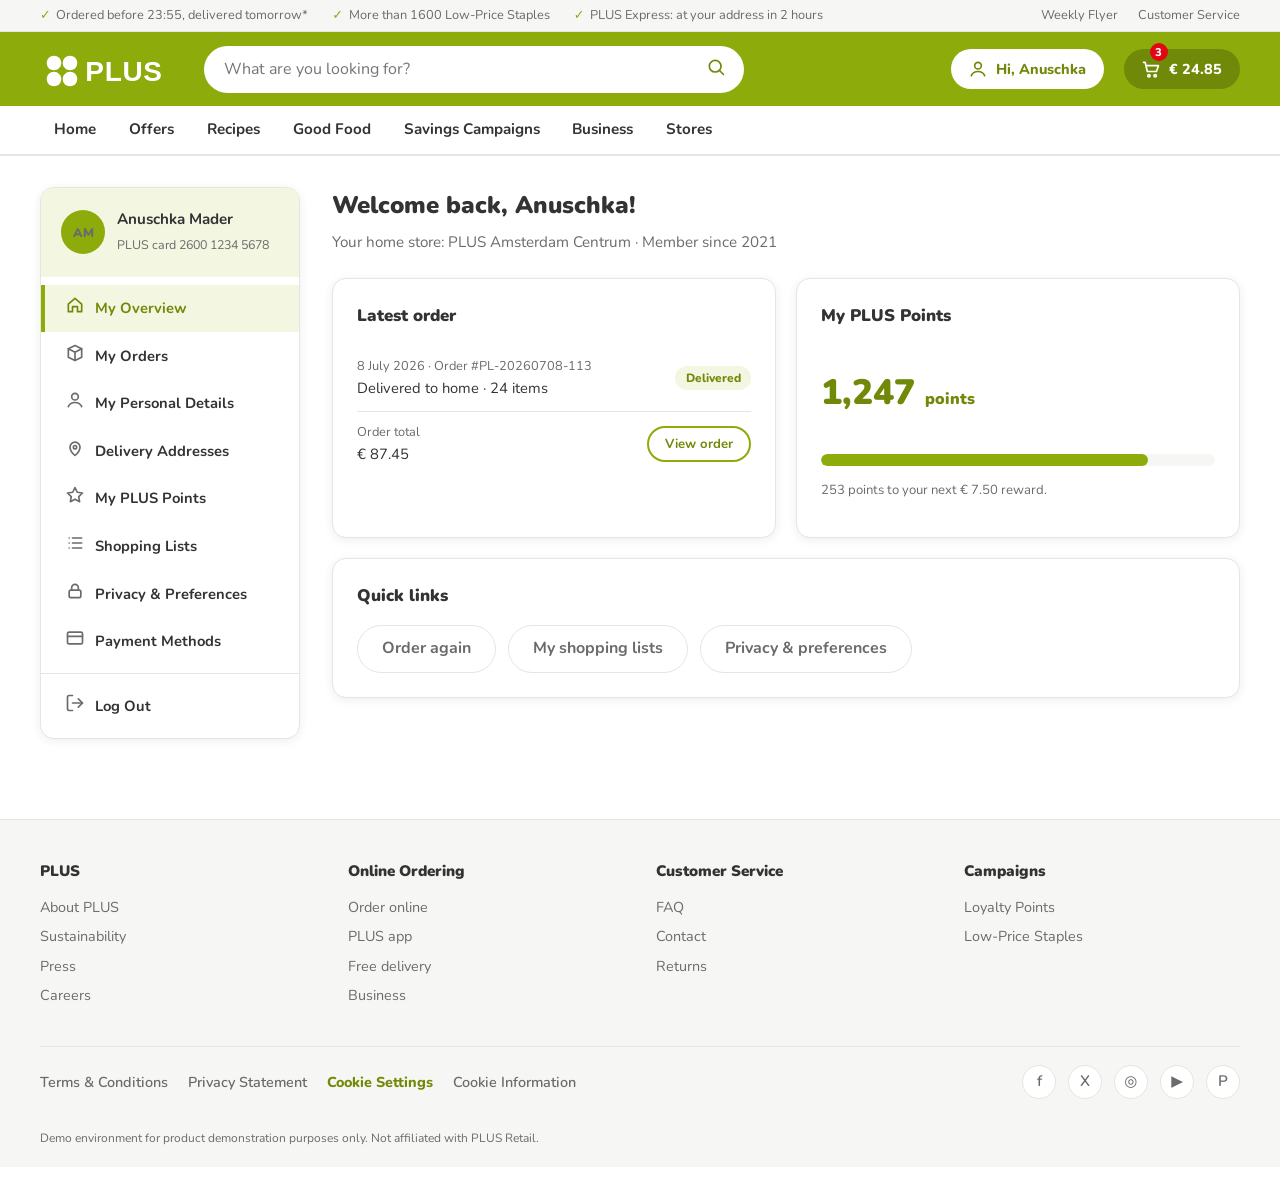
<file: account.html>
<!DOCTYPE html>
<!-- DEMO ENVIRONMENT — NOT AFFILIATED WITH PLUS RETAIL. For product demonstration purposes only. -->
<html lang="en">
<head>
  <meta charset="UTF-8">
  <meta name="viewport" content="viewport-fit=cover, width=device-width, initial-scale=1">
  <meta name="robots" content="noindex, nofollow">
  <title>My Account — PLUS Supermarket | Demo</title>

  <!-- ===== ONETRUST CMP SCRIPTS — INSERT HERE ===== -->
  <!-- OneTrust Cookies Consent Notice start -->
  <!-- OneTrust Cookies Consent Notice end -->
  <!-- ============================================== -->

  <link rel="preconnect" href="https://fonts.googleapis.com">
  <link rel="preconnect" href="https://fonts.gstatic.com" crossorigin>
  <link href="https://fonts.googleapis.com/css2?family=Nunito:wght@400;600;700;800;900&display=swap" rel="stylesheet">
  <link rel="stylesheet" href="assets/css/styles.css">
</head>
<body>

  <!-- Inline SVG icon sprite (no emoji, no external icon fonts) -->
  <svg xmlns="http://www.w3.org/2000/svg" style="display:none" aria-hidden="true">
    <symbol id="i-search" viewBox="0 0 24 24"><circle cx="11" cy="11" r="7"/><line x1="16.5" y1="16.5" x2="21" y2="21"/></symbol>
    <symbol id="i-user" viewBox="0 0 24 24"><circle cx="12" cy="8" r="4"/><path d="M4 20c1.5-4 5-5 8-5s6.5 1 8 5"/></symbol>
    <symbol id="i-cart" viewBox="0 0 24 24"><circle cx="9.5" cy="20" r="1.4"/><circle cx="17" cy="20" r="1.4"/><path d="M3 4h2l2.6 11h10.9L21 8H6.2"/></symbol>
    <symbol id="i-home" viewBox="0 0 24 24"><path d="M4 11l8-7 8 7v9h-5v-6h-6v6H4v-9z"/></symbol>
    <symbol id="i-box" viewBox="0 0 24 24"><path d="M12 3l8 4v10l-8 4-8-4V7l8-4z"/><path d="M4 7l8 4 8-4M12 11v10"/></symbol>
    <symbol id="i-pin" viewBox="0 0 24 24"><path d="M12 21s-6-5.3-6-10a6 6 0 1112 0c0 4.7-6 10-6 10z"/><circle cx="12" cy="11" r="2"/></symbol>
    <symbol id="i-star" viewBox="0 0 24 24"><path d="M12 3l2.7 5.7 6.3.9-4.5 4.3 1 6.1-5.5-3-5.5 3 1-6.1L3 9.6l6.3-.9L12 3z"/></symbol>
    <symbol id="i-list" viewBox="0 0 24 24"><line x1="9" y1="6" x2="20" y2="6"/><line x1="9" y1="12" x2="20" y2="12"/><line x1="9" y1="18" x2="20" y2="18"/><path d="M5 6h.01M5 12h.01M5 18h.01"/></symbol>
    <symbol id="i-lock" viewBox="0 0 24 24"><rect x="5" y="11" width="14" height="9" rx="2"/><path d="M8 11V8a4 4 0 018 0v3"/></symbol>
    <symbol id="i-card" viewBox="0 0 24 24"><rect x="3" y="5" width="18" height="14" rx="2"/><line x1="3" y1="10" x2="21" y2="10"/></symbol>
    <symbol id="i-out" viewBox="0 0 24 24"><path d="M9 21H5a2 2 0 01-2-2V5a2 2 0 012-2h4"/><path d="M16 17l5-5-5-5"/><line x1="21" y1="12" x2="9" y2="12"/></symbol>
  </svg>

  <!-- Top utility bar -->
  <div class="utility-bar">
    <div class="container">
      <span>Ordered before 23:55, delivered tomorrow*</span>
      <span>More than 1600 Low-Price Staples</span>
      <span>PLUS Express: at your address in 2 hours</span>
      <nav class="utility-links" aria-label="Service links">
        <a href="#">Weekly Flyer</a>
        <a href="#">Customer Service</a>
      </nav>
    </div>
  </div>

  <!-- Header -->
  <header class="site-header" id="site-header">
    <div class="container header-main">
      <a class="logo" href="index.html" aria-label="PLUS home">
        <img src="assets/img/plus-logo-white.svg" alt="PLUS" width="126" height="40">
      </a>

      <form class="search" role="search" onsubmit="return false;">
        <label class="visually-hidden" for="site-search">Search</label>
        <input id="site-search" type="search" placeholder="What are you looking for?">
        <button type="submit" aria-label="Search"><svg class="ico"><use href="#i-search"/></svg></button>
      </form>

      <div class="header-actions">
        <a class="header-pill pill-light" href="account.html" aria-current="page">
          <svg class="ico" aria-hidden="true"><use href="#i-user"/></svg>
          <span class="action-text">Hi, Anuschka</span>
        </a>
        <a class="header-pill pill-dark cart" href="#" aria-label="Shopping cart, 3 items, 24 euros 85">
          <svg class="ico" aria-hidden="true"><use href="#i-cart"/></svg>
          <span class="cart-badge" aria-hidden="true">3</span>
          <span class="action-text">€ 24.85</span>
        </a>
      </div>
    </div>

    <nav class="main-nav" aria-label="Main">
      <div class="container">
        <ul>
          <li><a href="index.html">Home</a></li>
          <li><a href="#">Offers</a></li>
          <li><a href="#">Recipes</a></li>
          <li><a href="#">Good Food</a></li>
          <li><a href="#">Savings Campaigns</a></li>
          <li><a href="#">Business</a></li>
          <li><a href="#">Stores</a></li>
        </ul>
      </div>
    </nav>
  </header>

  <main>
    <div class="container account-layout">

      <!-- Sidebar -->
      <aside class="account-sidebar">
        <div class="account-user">
          <span class="account-avatar" aria-hidden="true">AM</span>
          <div>
            <strong>Anuschka Mader</strong>
            <span>PLUS card 2600 1234 5678</span>
          </div>
        </div>
        <ul class="account-nav" role="tablist" aria-label="Account sections">
          <li><button data-panel="overview" aria-current="true"><span aria-hidden="true"><svg class="ico"><use href="#i-home"/></svg></span> My Overview</button></li>
          <li><button data-panel="orders"><span aria-hidden="true"><svg class="ico"><use href="#i-box"/></svg></span> My Orders</button></li>
          <li><button data-panel="details"><span aria-hidden="true"><svg class="ico"><use href="#i-user"/></svg></span> My Personal Details</button></li>
          <li><button data-panel="addresses"><span aria-hidden="true"><svg class="ico"><use href="#i-pin"/></svg></span> Delivery Addresses</button></li>
          <li><button data-panel="points"><span aria-hidden="true"><svg class="ico"><use href="#i-star"/></svg></span> My PLUS Points</button></li>
          <li><button data-panel="lists"><span aria-hidden="true"><svg class="ico"><use href="#i-list"/></svg></span> Shopping Lists</button></li>
          <li><button data-panel="privacy"><span aria-hidden="true"><svg class="ico"><use href="#i-lock"/></svg></span> Privacy &amp; Preferences</button></li>
          <li><button data-panel="payments"><span aria-hidden="true"><svg class="ico"><use href="#i-card"/></svg></span> Payment Methods</button></li>
          <li class="nav-sep" role="presentation"></li>
          <li><button type="button"><span aria-hidden="true"><svg class="ico"><use href="#i-out"/></svg></span> Log Out</button></li>
        </ul>
      </aside>

      <!-- Panels -->
      <div class="account-content">

        <!-- My Overview -->
        <section class="account-panel active" id="panel-overview" aria-label="My Overview">
          <h1>Welcome back, Anuschka!</h1>
          <p class="panel-sub">Your home store: PLUS Amsterdam Centrum · Member since 2021</p>

          <div class="card-grid-2">
            <div class="card">
              <h2>Latest order</h2>
              <div class="detail-row">
                <div>
                  <span class="detail-label">8 July 2026 · Order #PL-20260708-113</span>
                  Delivered to home · 24 items
                </div>
                <span class="status-pill">Delivered</span>
              </div>
              <div class="detail-row">
                <div><span class="detail-label">Order total</span>€ 87.45</div>
                <button class="btn btn-secondary" type="button">View order</button>
              </div>
            </div>
            <div class="card">
              <h2>My PLUS Points</h2>
              <p class="points-balance">1,247 <span style="font-size:1rem;">points</span></p>
              <div class="progress" role="progressbar" aria-valuenow="1247" aria-valuemin="0" aria-valuemax="1500" aria-label="Progress to next reward">
                <div class="progress-bar" style="width: 83%;"></div>
              </div>
              <p class="progress-note">253 points to your next € 7.50 reward.</p>
            </div>
          </div>

          <div class="card">
            <h2>Quick links</h2>
            <div class="pref-actions" style="margin-top:0;">
              <button class="btn btn-ghost" type="button" data-goto="orders">Order again</button>
              <button class="btn btn-ghost" type="button" data-goto="lists">My shopping lists</button>
              <button class="btn btn-ghost" type="button" data-goto="privacy">Privacy &amp; preferences</button>
            </div>
          </div>
        </section>

        <!-- My Orders -->
        <section class="account-panel" id="panel-orders" aria-label="My Orders">
          <h1>My Orders</h1>
          <p class="panel-sub">Your recent orders at PLUS.</p>
          <div class="card">
            <table class="data-table">
              <thead>
                <tr><th>Date</th><th>Order no.</th><th>Store</th><th>Total</th><th>Status</th><th></th></tr>
              </thead>
              <tbody>
                <tr>
                  <td>8 Jul 2026</td><td>PL-20260708-113</td><td>PLUS Amsterdam Centrum</td><td>€ 87.45</td>
                  <td><span class="status-pill">Delivered</span></td>
                  <td><button class="btn btn-ghost" type="button">View</button></td>
                </tr>
                <tr>
                  <td>24 Jun 2026</td><td>PL-20260624-078</td><td>PLUS Amsterdam Centrum</td><td>€ 56.12</td>
                  <td><span class="status-pill">Delivered</span></td>
                  <td><button class="btn btn-ghost" type="button">View</button></td>
                </tr>
                <tr>
                  <td>11 Jun 2026</td><td>PL-20260611-041</td><td>PLUS Express</td><td>€ 19.90</td>
                  <td><span class="status-pill">Delivered</span></td>
                  <td><button class="btn btn-ghost" type="button">View</button></td>
                </tr>
              </tbody>
            </table>
          </div>
        </section>

        <!-- My Personal Details -->
        <section class="account-panel" id="panel-details" aria-label="My Personal Details">
          <h1>My Personal Details</h1>
          <p class="panel-sub">Keep your details up to date so we can serve you better.</p>
          <div class="card">
            <div class="detail-row">
              <div><span class="detail-label">Full name</span>Anuschka Mader</div>
              <button class="btn btn-ghost" type="button">Edit</button>
            </div>
            <div class="detail-row">
              <div><span class="detail-label">Date of birth</span>14-03-1987</div>
              <button class="btn btn-ghost" type="button">Edit</button>
            </div>
            <div class="detail-row">
              <div><span class="detail-label">Email address</span>anuschka.mader@example.com</div>
              <button class="btn btn-ghost" type="button">Edit</button>
            </div>
            <div class="detail-row">
              <div><span class="detail-label">Phone number</span>+31 6 12 34 56 78</div>
              <button class="btn btn-ghost" type="button">Edit</button>
            </div>
            <div class="detail-row">
              <div><span class="detail-label">PLUS card number</span>2600 1234 5678</div>
              <button class="btn btn-ghost" type="button">Edit</button>
            </div>
          </div>
        </section>

        <!-- Delivery Addresses -->
        <section class="account-panel" id="panel-addresses" aria-label="Delivery Addresses">
          <h1>Delivery Addresses</h1>
          <p class="panel-sub">Where should we deliver your groceries?</p>
          <div class="card">
            <div class="detail-row">
              <div><span class="detail-label">Home · default</span>Keizersgracht 123, 1015 CJ Amsterdam</div>
              <button class="btn btn-ghost" type="button">Edit</button>
            </div>
            <div class="detail-row">
              <div><span class="detail-label">Work</span>Herengracht 456, 1017 CA Amsterdam</div>
              <button class="btn btn-ghost" type="button">Edit</button>
            </div>
            <div class="detail-row">
              <div></div>
              <button class="btn btn-secondary" type="button">Add address</button>
            </div>
          </div>
        </section>

        <!-- My PLUS Points -->
        <section class="account-panel" id="panel-points" aria-label="My PLUS Points">
          <h1>My PLUS Points</h1>
          <p class="panel-sub">Save points with every purchase and redeem them for rewards.</p>
          <div class="card">
            <h2>Balance</h2>
            <p class="points-balance">1,247 <span style="font-size:1rem;">points</span></p>
            <div class="progress" role="progressbar" aria-valuenow="1247" aria-valuemin="0" aria-valuemax="1500" aria-label="Progress to next reward">
              <div class="progress-bar" style="width: 83%;"></div>
            </div>
            <p class="progress-note">253 points to your next € 7.50 reward.</p>
          </div>
          <div class="card">
            <h2>Recent point activity</h2>
            <table class="data-table">
              <thead><tr><th>Date</th><th>Activity</th><th>Points</th></tr></thead>
              <tbody>
                <tr><td>8 Jul 2026</td><td>Order PL-20260708-113</td><td>+87</td></tr>
                <tr><td>1 Jul 2026</td><td>Bonus: summer campaign</td><td>+150</td></tr>
                <tr><td>24 Jun 2026</td><td>Order PL-20260624-078</td><td>+56</td></tr>
                <tr><td>15 Jun 2026</td><td>Reward redeemed</td><td>−500</td></tr>
              </tbody>
            </table>
          </div>
        </section>

        <!-- Shopping Lists -->
        <section class="account-panel" id="panel-lists" aria-label="Shopping Lists">
          <h1>Shopping Lists</h1>
          <p class="panel-sub">Plan your groceries ahead.</p>
          <div class="card">
            <div class="detail-row">
              <div><span class="detail-label">12 items</span>Weekly basics</div>
              <button class="btn btn-ghost" type="button">Open</button>
            </div>
            <div class="detail-row">
              <div><span class="detail-label">8 items</span>BBQ Saturday</div>
              <button class="btn btn-ghost" type="button">Open</button>
            </div>
            <div class="detail-row">
              <div></div>
              <button class="btn btn-secondary" type="button">New list</button>
            </div>
          </div>
        </section>

        <!-- Privacy & Preferences (UCPM demo centerpiece) -->
        <section class="account-panel" id="panel-privacy" aria-label="Privacy and Preferences">
          <h1>Privacy &amp; Preferences</h1>
          <p class="panel-sub">You decide how we contact you and how your data is used. Change your choices at any time — they take effect immediately.</p>

          <!--
            UCPM INTEGRATION HOOKS:
            Each control carries a data-purpose-id attribute. Wire these to the
            consent platform's collection point / purpose IDs, replacing the
            localStorage persistence in assets/js/preferences.js with real
            consent API receipts (create/update transaction per save).
          -->

          <form id="preference-form" novalidate>

            <div class="card pref-group">
              <h2>Communication channels</h2>
              <p class="pref-group-desc">Choose how you'd like to hear from us.</p>

              <div class="pref-row">
                <div>
                  <span class="pref-label" id="lbl-email">Email newsletter</span>
                  <p class="pref-desc">Offers, campaigns and inspiration by email.</p>
                </div>
                <span class="switch">
                  <input type="checkbox" data-purpose-id="email-marketing" aria-labelledby="lbl-email" checked>
                  <span class="slider"></span>
                </span>
              </div>

              <div class="pref-row">
                <div>
                  <span class="pref-label" id="lbl-sms">SMS / text messages</span>
                  <p class="pref-desc">Short updates about offers and your orders.</p>
                </div>
                <span class="switch">
                  <input type="checkbox" data-purpose-id="sms-marketing" aria-labelledby="lbl-sms">
                  <span class="slider"></span>
                </span>
              </div>

              <div class="pref-row">
                <div>
                  <span class="pref-label" id="lbl-push">Push notifications (PLUS app)</span>
                  <p class="pref-desc">Notifications on your phone via the PLUS app.</p>
                </div>
                <span class="switch">
                  <input type="checkbox" data-purpose-id="push-marketing" aria-labelledby="lbl-push" checked>
                  <span class="slider"></span>
                </span>
              </div>

              <div class="pref-row">
                <div>
                  <span class="pref-label" id="lbl-post">Postal mail (weekly flyer)</span>
                  <p class="pref-desc">The paper flyer in your letterbox every week.</p>
                </div>
                <span class="switch">
                  <input type="checkbox" data-purpose-id="postal-marketing" aria-labelledby="lbl-post" checked>
                  <span class="slider"></span>
                </span>
              </div>
            </div>

            <div class="card pref-group">
              <h2>Topics of interest</h2>
              <p class="pref-group-desc">Tell us what you care about — we'll tailor our updates.</p>
              <div class="choice-grid">
                <label class="choice"><input type="checkbox" data-purpose-id="topic-offers" checked> Weekly offers</label>
                <label class="choice"><input type="checkbox" data-purpose-id="topic-recipes" checked> Recipes &amp; inspiration</label>
                <label class="choice"><input type="checkbox" data-purpose-id="topic-bbq"> BBQ &amp; seasonal</label>
                <label class="choice"><input type="checkbox" data-purpose-id="topic-wine"> Wine &amp; specialty</label>
                <label class="choice"><input type="checkbox" data-purpose-id="topic-sustainability" checked> Sustainability news</label>
                <label class="choice"><input type="checkbox" data-purpose-id="topic-loyalty"> Loyalty campaign updates</label>
              </div>
            </div>

            <div class="card pref-group">
              <h2>Contact frequency</h2>
              <p class="pref-group-desc">How often may we contact you?</p>
              <div class="radio-stack" role="radiogroup" aria-label="Contact frequency">
                <label class="choice">
                  <input type="radio" name="frequency" value="all" data-purpose-id="frequency" checked>
                  <span>All updates<span class="choice-desc">2–3× per week — never miss an offer.</span></span>
                </label>
                <label class="choice">
                  <input type="radio" name="frequency" value="weekly" data-purpose-id="frequency">
                  <span>Weekly digest<span class="choice-desc">One email with the highlights, every Monday.</span></span>
                </label>
                <label class="choice">
                  <input type="radio" name="frequency" value="monthly" data-purpose-id="frequency">
                  <span>Monthly digest<span class="choice-desc">A monthly round-up of the best campaigns.</span></span>
                </label>
                <label class="choice">
                  <input type="radio" name="frequency" value="essential" data-purpose-id="frequency">
                  <span>Only essential service messages<span class="choice-desc">Order confirmations and account notices only.</span></span>
                </label>
              </div>
              <p class="helper-note">Prefer fewer emails? Choose a lower frequency instead of unsubscribing completely.</p>
            </div>

            <div class="card pref-group">
              <h2>Personalisation &amp; data use</h2>
              <p class="pref-group-desc">Control how your data may be used.</p>

              <div class="pref-row">
                <div>
                  <span class="pref-label" id="lbl-personal">Personalised offers based on purchase history</span>
                  <p class="pref-desc">We use your purchases to show offers that fit you.</p>
                </div>
                <span class="switch">
                  <input type="checkbox" data-purpose-id="personalised-offers" aria-labelledby="lbl-personal" checked>
                  <span class="slider"></span>
                </span>
              </div>

              <div class="pref-row">
                <div>
                  <span class="pref-label" id="lbl-adshare">Sharing encrypted data with advertising partners</span>
                  <p class="pref-desc">Encrypted data (such as a hashed email address) may be shared with advertising partners to show personalised ads on and off our websites.</p>
                </div>
                <span class="switch">
                  <input type="checkbox" data-purpose-id="ad-partner-sharing" aria-labelledby="lbl-adshare">
                  <span class="slider"></span>
                </span>
              </div>

              <div class="pref-row">
                <div>
                  <span class="pref-label" id="lbl-analytics">Analytics to improve our services</span>
                  <p class="pref-desc">We analyse usage to measure and improve our campaigns and services.</p>
                </div>
                <span class="switch">
                  <input type="checkbox" data-purpose-id="analytics" aria-labelledby="lbl-analytics" checked>
                  <span class="slider"></span>
                </span>
              </div>
            </div>

            <div class="card">
              <h2>Consent history</h2>
              <p class="pref-group-desc">A record of the choices made on this account.</p>
              <table class="data-table" id="consent-history">
                <thead>
                  <tr><th>Date</th><th>Purpose</th><th>Decision</th><th>Channel</th></tr>
                </thead>
                <tbody><!-- rows rendered by preferences.js --></tbody>
              </table>
            </div>

            <div class="pref-actions">
              <button class="btn btn-primary" type="submit">Save preferences</button>
              <button class="btn btn-secondary" type="button" id="withdraw-all">Withdraw all consent</button>
              <!-- OneTrust standard hook: opens the cookie preference center once the SDK is loaded -->
              <a class="cookie-link ot-sdk-show-settings" href="#">Manage cookie settings</a>
            </div>

          </form>
        </section>

        <!-- Payment Methods -->
        <section class="account-panel" id="panel-payments" aria-label="Payment Methods">
          <h1>Payment Methods</h1>
          <p class="panel-sub">Manage how you pay for your orders.</p>
          <div class="card">
            <div class="detail-row">
              <div><span class="detail-label">Default</span>iDEAL — ING Bank</div>
              <button class="btn btn-ghost" type="button">Edit</button>
            </div>
            <div class="detail-row">
              <div><span class="detail-label">Card</span>Debit card •••• 4821</div>
              <button class="btn btn-ghost" type="button">Edit</button>
            </div>
            <div class="detail-row">
              <div></div>
              <button class="btn btn-secondary" type="button">Add payment method</button>
            </div>
          </div>
        </section>

      </div>
    </div>
  </main>

  <!-- Footer -->
  <footer class="site-footer">
    <div class="container">
      <div class="footer-columns">
        <nav aria-labelledby="fc1">
          <h3 id="fc1">PLUS</h3>
          <ul>
            <li><a href="#">About PLUS</a></li>
            <li><a href="#">Sustainability</a></li>
            <li><a href="#">Press</a></li>
            <li><a href="#">Careers</a></li>
          </ul>
        </nav>
        <nav aria-labelledby="fc2">
          <h3 id="fc2">Online Ordering</h3>
          <ul>
            <li><a href="#">Order online</a></li>
            <li><a href="#">PLUS app</a></li>
            <li><a href="#">Free delivery</a></li>
            <li><a href="#">Business</a></li>
          </ul>
        </nav>
        <nav aria-labelledby="fc3">
          <h3 id="fc3">Customer Service</h3>
          <ul>
            <li><a href="#">FAQ</a></li>
            <li><a href="#">Contact</a></li>
            <li><a href="#">Returns</a></li>
          </ul>
        </nav>
        <nav aria-labelledby="fc4">
          <h3 id="fc4">Campaigns</h3>
          <ul>
            <li><a href="#">Loyalty Points</a></li>
            <li><a href="#">Low-Price Staples</a></li>
          </ul>
        </nav>
      </div>

      <div class="footer-bottom">
        <a href="#">Terms &amp; Conditions</a>
        <a href="#">Privacy Statement</a>
        <!-- OneTrust standard hook: this link reopens the CMP preference center once the SDK is loaded -->
        <a href="#" id="ot-sdk-btn" class="ot-sdk-show-settings">Cookie Settings</a>
        <a href="#">Cookie Information</a>
        <div class="footer-social">
          <a href="#" aria-label="Facebook">f</a>
          <a href="#" aria-label="X">X</a>
          <a href="#" aria-label="Instagram">◎</a>
          <a href="#" aria-label="YouTube">▶</a>
          <a href="#" aria-label="Pinterest">P</a>
        </div>
      </div>
      <p class="footer-demo-note">Demo environment for product demonstration purposes only. Not affiliated with PLUS Retail.</p>
    </div>
  </footer>

  <div class="toast" id="toast" role="status" aria-live="polite"></div>

  <script src="assets/js/main.js"></script>
  <script src="assets/js/preferences.js"></script>
</body>
</html>
</file>
<file: assets/css/styles.css>
/* ============================================================
   PLUS Demo Site — styles.css
   DEMO ENVIRONMENT — NOT AFFILIATED WITH PLUS RETAIL.
   ============================================================ */

:root {
  --plus-green: #8DAB0A;
  --plus-green-dark: #718908;
  --plus-green-pale: #F3F6E1;
  --promo-red: #E30613;
  --text: #333333;
  --text-soft: #6b6b6b;
  --bg: #ffffff;
  --bg-soft: #f6f7f4;
  --border: #e4e6e0;
  --card-shadow: 0 2px 10px rgba(30, 40, 20, 0.08);
  --radius: 10px;
  --radius-lg: 14px;
  --font: "Nunito", "Segoe UI", system-ui, -apple-system, sans-serif;
}

* { box-sizing: border-box; }

html { scroll-behavior: smooth; }

body {
  margin: 0;
  font-family: var(--font);
  color: var(--text);
  background: var(--bg);
  line-height: 1.55;
}

img { max-width: 100%; display: block; }

a { color: var(--plus-green-dark); text-decoration: none; }
a:hover { text-decoration: underline; }

.container {
  width: min(1200px, 100% - 2rem);
  margin-inline: auto;
}

.visually-hidden {
  position: absolute; width: 1px; height: 1px;
  overflow: hidden; clip: rect(0 0 0 0); white-space: nowrap;
}

:focus-visible {
  outline: 3px solid var(--plus-green-dark);
  outline-offset: 2px;
  border-radius: 4px;
}

@media (prefers-reduced-motion: reduce) {
  *, *::before, *::after { animation: none !important; transition: none !important; }
}

/* ---------- Buttons ---------- */
.btn {
  display: inline-block;
  font: inherit;
  font-weight: 700;
  border: none;
  cursor: pointer;
  border-radius: 999px;
  padding: 0.65rem 1.5rem;
  transition: background 0.15s ease, transform 0.1s ease;
}
.btn:active { transform: scale(0.98); }
.btn-primary { background: var(--plus-green); color: #fff; }
.btn-primary:hover { background: var(--plus-green-dark); text-decoration: none; }
.btn-secondary {
  background: #fff; color: var(--plus-green-dark);
  border: 2px solid var(--plus-green);
}
.btn-secondary:hover { background: var(--plus-green-pale); text-decoration: none; }
.btn-ghost {
  background: transparent; color: var(--text-soft);
  border: 1px solid var(--border);
}
.btn-ghost:hover { border-color: var(--text-soft); }

/* ---------- Top utility bar ---------- */
.utility-bar {
  background: var(--bg-soft);
  border-bottom: 1px solid var(--border);
  font-size: 0.8rem;
  color: var(--text-soft);
}
.utility-bar .container {
  display: flex; gap: 1.5rem; align-items: center;
  padding: 0.35rem 0;
  overflow-x: auto;
  white-space: nowrap;
}
.utility-bar span::before {
  content: "✓";
  color: var(--plus-green);
  font-weight: 800;
  margin-right: 0.35rem;
}
.utility-bar .utility-links { margin-left: auto; display: flex; gap: 1.25rem; }
.utility-bar .utility-links a { color: var(--text-soft); }

/* ---------- Header ---------- */
.site-header {
  background: #fff;
  position: sticky;
  top: 0;
  z-index: 50;
  box-shadow: 0 1px 0 var(--border);
  transition: box-shadow 0.2s ease;
}
.site-header.is-stuck { box-shadow: 0 3px 14px rgba(0,0,0,0.1); }

.header-main {
  display: flex; align-items: center; gap: 1.25rem;
  padding: 0.75rem 0;
}
.logo { flex-shrink: 0; }
.logo img, .logo svg { height: 48px; width: auto; }

.search {
  flex: 1;
  display: flex;
  max-width: 560px;
}
.search input {
  flex: 1;
  font: inherit;
  padding: 0.6rem 1rem;
  border: 2px solid var(--border);
  border-right: none;
  border-radius: 999px 0 0 999px;
  min-width: 0;
}
.search input:focus { outline: none; border-color: var(--plus-green); }
.search button {
  border: 2px solid var(--plus-green);
  background: var(--plus-green);
  color: #fff;
  border-radius: 0 999px 999px 0;
  padding: 0 1.1rem;
  cursor: pointer;
  font-size: 1rem;
}
.search button:hover { background: var(--plus-green-dark); border-color: var(--plus-green-dark); }

.header-actions {
  margin-left: auto;
  display: flex; align-items: center; gap: 1.25rem;
}
.header-action {
  display: flex; align-items: center; gap: 0.5rem;
  color: var(--text); font-weight: 700; font-size: 0.9rem;
}
.header-action:hover { color: var(--plus-green-dark); text-decoration: none; }
.header-action .icon {
  width: 34px; height: 34px;
  display: grid; place-items: center;
  background: var(--plus-green-pale);
  border-radius: 50%;
  font-size: 1.05rem;
}
.cart { position: relative; }
.cart-badge {
  position: absolute; top: -6px; right: 40px;
  background: var(--promo-red); color: #fff;
  font-size: 0.7rem; font-weight: 800;
  min-width: 18px; height: 18px;
  display: grid; place-items: center;
  border-radius: 999px;
  padding: 0 4px;
}

/* ---------- Main nav ---------- */
.main-nav { border-top: 1px solid var(--border); }
.main-nav ul {
  list-style: none;
  margin: 0; padding: 0;
  display: flex; gap: 0.25rem;
  overflow-x: auto;
}
.main-nav a, .main-nav button.nav-toggle {
  display: block;
  font: inherit; font-weight: 700; font-size: 0.95rem;
  color: var(--text);
  background: none; border: none; cursor: pointer;
  padding: 0.7rem 0.9rem;
  border-bottom: 3px solid transparent;
  white-space: nowrap;
}
.main-nav a:hover, .main-nav button.nav-toggle:hover {
  color: var(--plus-green-dark);
  border-bottom-color: var(--plus-green);
  text-decoration: none;
}
.nav-item-dropdown { position: relative; }
.nav-dropdown {
  position: absolute; top: 100%; left: 0;
  background: #fff;
  border: 1px solid var(--border);
  border-radius: 0 0 var(--radius) var(--radius);
  box-shadow: var(--card-shadow);
  min-width: 260px;
  padding: 0.5rem 0;
  display: none;
  z-index: 60;
}
.nav-dropdown.open { display: block; }
.nav-dropdown a {
  padding: 0.45rem 1.25rem;
  border: none;
  font-weight: 600;
}
.nav-dropdown a:hover { background: var(--plus-green-pale); }

/* ---------- Hero ---------- */
.hero {
  background: linear-gradient(120deg, var(--plus-green) 0%, var(--plus-green-dark) 100%);
  color: #fff;
  border-radius: var(--radius-lg);
  margin-top: 1.25rem;
  padding: 3rem 2.5rem;
  display: flex; align-items: center; justify-content: space-between; gap: 2rem;
  position: relative;
  overflow: hidden;
}
.hero::after {
  content: "1+1";
  position: absolute;
  right: -1rem; bottom: -3.5rem;
  font-size: 11rem; font-weight: 900;
  color: rgba(255,255,255,0.12);
  line-height: 1;
  pointer-events: none;
}
.hero h1 { margin: 0 0 0.5rem; font-size: clamp(1.6rem, 4vw, 2.6rem); font-weight: 900; }
.hero p { margin: 0 0 1.5rem; font-size: 1.05rem; opacity: 0.95; max-width: 34rem; }
.hero .btn-primary { background: #fff; color: var(--plus-green-dark); }
.hero .btn-primary:hover { background: var(--plus-green-pale); }

/* ---------- Sections ---------- */
.section { padding: 2.5rem 0 0.5rem; }
.section h2 {
  font-size: 1.5rem; font-weight: 900;
  margin: 0 0 1.25rem;
}
.section .section-sub { color: var(--text-soft); margin: -0.9rem 0 1.25rem; }

/* ---------- Promo tile grid ---------- */
.tile-grid {
  display: grid;
  grid-template-columns: repeat(auto-fill, minmax(260px, 1fr));
  gap: 1rem;
}
.tile {
  background: #fff;
  border: 1px solid var(--border);
  border-radius: var(--radius-lg);
  box-shadow: var(--card-shadow);
  overflow: hidden;
  display: flex; flex-direction: column;
  transition: transform 0.15s ease, box-shadow 0.15s ease;
}
.tile:hover { transform: translateY(-3px); box-shadow: 0 6px 18px rgba(30,40,20,0.14); }
.tile-visual {
  height: 130px;
  display: grid; place-items: center;
  font-size: 3rem;
}
.tile-body { padding: 1rem 1.25rem 1.25rem; display: flex; flex-direction: column; gap: 0.4rem; flex: 1; }
.tile-body h3 { margin: 0; font-size: 1.05rem; font-weight: 800; }
.tile-body p { margin: 0; font-size: 0.88rem; color: var(--text-soft); flex: 1; }
.tile-body a { font-weight: 700; }

/* photo visuals (Pexels free-license imagery, hotlinked) */
.tile-visual, .offer-visual, .recipe-visual { overflow: hidden; }
.tile-visual img, .offer-visual img, .recipe-visual img {
  width: 100%; height: 100%;
  object-fit: cover;
  display: block;
}

/* inline SVG icons */
.ico {
  width: 20px; height: 20px;
  stroke: currentColor; fill: none;
  stroke-width: 2; stroke-linecap: round; stroke-linejoin: round;
  flex-shrink: 0;
}
.header-action .icon .ico { width: 18px; height: 18px; color: var(--plus-green-dark); }
.search button .ico { width: 18px; height: 18px; stroke: #fff; }
.account-nav .ico { color: var(--text-soft); }
.account-nav button[aria-current="true"] .ico { color: var(--plus-green-dark); }
.cat-icon .ico { width: 22px; height: 22px; color: var(--plus-green-dark); }

/* fallback background variants (shown while photos load) */
.v-green  { background: var(--plus-green-pale); }
.v-yellow { background: #FFF4D6; }
.v-red    { background: #FDE7E8; }
.v-blue   { background: #E4F0F8; }
.v-orange { background: #FFEAD9; }
.v-gray   { background: var(--bg-soft); }

/* ---------- Offer cards ---------- */
.offer-grid {
  display: grid;
  grid-template-columns: repeat(auto-fill, minmax(230px, 1fr));
  gap: 1rem;
}
.offer-card {
  position: relative;
  background: #fff;
  border: 1px solid var(--border);
  border-radius: var(--radius-lg);
  box-shadow: var(--card-shadow);
  padding: 1.25rem;
  text-align: center;
}
.offer-badge {
  position: absolute; top: 0.75rem; left: 0.75rem;
  background: var(--promo-red); color: #fff;
  font-size: 0.72rem; font-weight: 900;
  padding: 0.3rem 0.6rem;
  border-radius: 999px;
  text-transform: uppercase;
  letter-spacing: 0.03em;
}
.offer-visual {
  height: 110px;
  border-radius: var(--radius);
  display: grid; place-items: center;
  font-size: 2.6rem;
  margin-bottom: 0.75rem;
}
.offer-card h3 { margin: 0 0 0.25rem; font-size: 0.98rem; font-weight: 800; }
.offer-card .offer-unit { font-size: 0.8rem; color: var(--text-soft); margin: 0 0 0.5rem; }
.offer-price { font-size: 1.3rem; font-weight: 900; color: var(--plus-green-dark); }
.offer-price .was {
  font-size: 0.85rem; color: var(--text-soft);
  text-decoration: line-through; font-weight: 600;
  margin-right: 0.4rem;
}

/* ---------- Category grid ---------- */
.category-grid {
  display: grid;
  grid-template-columns: repeat(auto-fill, minmax(160px, 1fr));
  gap: 0.75rem;
}
.category-card {
  background: var(--bg-soft);
  border: 1px solid var(--border);
  border-radius: var(--radius);
  padding: 1rem;
  display: flex; align-items: center; gap: 0.65rem;
  font-weight: 700; font-size: 0.88rem;
  color: var(--text);
}
.category-card:hover { background: var(--plus-green-pale); border-color: var(--plus-green); text-decoration: none; }
.category-card .cat-icon { font-size: 1.4rem; }

/* ---------- Recipe strip ---------- */
.recipe-grid {
  display: grid;
  grid-template-columns: repeat(auto-fill, minmax(230px, 1fr));
  gap: 1rem;
}
.recipe-card {
  border-radius: var(--radius-lg);
  overflow: hidden;
  border: 1px solid var(--border);
  box-shadow: var(--card-shadow);
  background: #fff;
}
.recipe-visual { height: 140px; display: grid; place-items: center; font-size: 3rem; }
.recipe-body { padding: 1rem 1.25rem 1.25rem; }
.recipe-body h3 { margin: 0 0 0.4rem; font-size: 1rem; font-weight: 800; }
.recipe-time {
  display: inline-block;
  background: var(--plus-green-pale);
  color: var(--plus-green-dark);
  font-size: 0.75rem; font-weight: 800;
  border-radius: 999px;
  padding: 0.2rem 0.7rem;
}

/* ---------- Newsletter ---------- */
.newsletter {
  background: var(--plus-green-pale);
  border-radius: var(--radius-lg);
  margin: 3rem 0;
  padding: 2.25rem 2rem;
  display: flex; flex-wrap: wrap; align-items: center; gap: 1.5rem;
}
.newsletter h2 { margin: 0 0 0.35rem; font-size: 1.3rem; font-weight: 900; }
.newsletter p { margin: 0; color: var(--text-soft); font-size: 0.92rem; }
.newsletter form { display: flex; gap: 0.5rem; flex: 1; min-width: 280px; justify-content: flex-end; flex-wrap: wrap; }
.newsletter input {
  font: inherit;
  padding: 0.6rem 1.1rem;
  border: 2px solid var(--border);
  border-radius: 999px;
  min-width: 220px;
}
.newsletter input:focus { outline: none; border-color: var(--plus-green); }
.newsletter .form-note { flex-basis: 100%; text-align: right; font-size: 0.8rem; color: var(--plus-green-dark); font-weight: 700; min-height: 1.2em; }

/* ---------- Footer ---------- */
.site-footer {
  background: var(--bg-soft);
  border-top: 1px solid var(--border);
  margin-top: 2rem;
  font-size: 0.9rem;
}
.footer-columns {
  display: grid;
  grid-template-columns: repeat(auto-fit, minmax(180px, 1fr));
  gap: 2rem;
  padding: 2.5rem 0;
}
.footer-columns h3 { font-size: 0.95rem; font-weight: 900; margin: 0 0 0.75rem; }
.footer-columns ul { list-style: none; margin: 0; padding: 0; display: grid; gap: 0.45rem; }
.footer-columns a { color: var(--text-soft); }
.footer-columns a:hover { color: var(--plus-green-dark); }

.footer-bottom {
  border-top: 1px solid var(--border);
  padding: 1.1rem 0;
  display: flex; flex-wrap: wrap; align-items: center; gap: 1.25rem;
}
.footer-bottom a { color: var(--text-soft); font-weight: 600; }
.footer-bottom a.ot-sdk-show-settings { color: var(--plus-green-dark); font-weight: 800; }
.footer-social { margin-left: auto; display: flex; gap: 0.75rem; }
.footer-social a {
  width: 34px; height: 34px;
  display: grid; place-items: center;
  background: #fff; border: 1px solid var(--border);
  border-radius: 50%;
  font-size: 0.95rem;
}
.footer-social a:hover { background: var(--plus-green-pale); text-decoration: none; }
.footer-demo-note {
  padding: 0 0 1.25rem;
  font-size: 0.75rem; color: var(--text-soft);
}

/* ============================================================
   Account page
   ============================================================ */
.account-layout {
  display: grid;
  grid-template-columns: 260px 1fr;
  gap: 2rem;
  padding: 2rem 0 3rem;
  align-items: start;
}

.account-sidebar {
  background: #fff;
  border: 1px solid var(--border);
  border-radius: var(--radius-lg);
  box-shadow: var(--card-shadow);
  overflow: hidden;
  position: sticky;
  top: 140px;
}
.account-user {
  padding: 1.25rem;
  background: var(--plus-green-pale);
  display: flex; gap: 0.75rem; align-items: center;
}
.account-avatar {
  width: 44px; height: 44px;
  border-radius: 50%;
  background: var(--plus-green);
  color: #fff;
  display: grid; place-items: center;
  font-weight: 900;
}
.account-user strong { display: block; font-size: 0.95rem; }
.account-user span { font-size: 0.78rem; color: var(--text-soft); }

.account-nav { list-style: none; margin: 0; padding: 0.5rem 0; }
.account-nav button {
  display: flex; align-items: center; gap: 0.6rem;
  width: 100%;
  font: inherit; font-weight: 700; font-size: 0.92rem;
  text-align: left;
  background: none; border: none; cursor: pointer;
  color: var(--text);
  padding: 0.65rem 1.25rem;
  border-left: 4px solid transparent;
}
.account-nav button:hover { background: var(--bg-soft); }
.account-nav button[aria-current="true"] {
  border-left-color: var(--plus-green);
  background: var(--plus-green-pale);
  color: var(--plus-green-dark);
}
.account-nav .nav-sep { border-top: 1px solid var(--border); margin: 0.5rem 0; }

.account-panel { display: none; }
.account-panel.active { display: block; animation: panel-in 0.25s ease; }
@keyframes panel-in {
  from { opacity: 0; transform: translateY(6px); }
  to   { opacity: 1; transform: none; }
}
.account-panel h1 { font-size: 1.5rem; font-weight: 900; margin: 0 0 0.4rem; }
.account-panel .panel-sub { color: var(--text-soft); margin: 0 0 1.5rem; font-size: 0.95rem; }

.card {
  background: #fff;
  border: 1px solid var(--border);
  border-radius: var(--radius-lg);
  box-shadow: var(--card-shadow);
  padding: 1.5rem;
  margin-bottom: 1.25rem;
}
.card h2 { font-size: 1.05rem; font-weight: 900; margin: 0 0 1rem; }
.card-grid-2 { display: grid; grid-template-columns: 1fr 1fr; gap: 1.25rem; }

/* data tables */
.data-table { width: 100%; border-collapse: collapse; font-size: 0.9rem; }
.data-table th, .data-table td {
  text-align: left;
  padding: 0.6rem 0.75rem;
  border-bottom: 1px solid var(--border);
}
.data-table th { font-size: 0.78rem; text-transform: uppercase; letter-spacing: 0.04em; color: var(--text-soft); }
.data-table tr:last-child td { border-bottom: none; }
.status-pill {
  display: inline-block;
  background: var(--plus-green-pale); color: var(--plus-green-dark);
  font-size: 0.75rem; font-weight: 800;
  border-radius: 999px;
  padding: 0.15rem 0.65rem;
}

/* details rows */
.detail-row {
  display: flex; justify-content: space-between; align-items: center; gap: 1rem;
  padding: 0.7rem 0;
  border-bottom: 1px solid var(--border);
  font-size: 0.92rem;
}
.detail-row:last-child { border-bottom: none; }
.detail-row .detail-label { color: var(--text-soft); font-size: 0.8rem; display: block; }
.detail-row .btn { padding: 0.35rem 1rem; font-size: 0.82rem; }

/* loyalty */
.points-balance { font-size: 2.2rem; font-weight: 900; color: var(--plus-green-dark); }
.progress {
  background: var(--bg-soft);
  border-radius: 999px;
  height: 12px;
  overflow: hidden;
  margin: 0.75rem 0 0.4rem;
}
.progress-bar { background: var(--plus-green); height: 100%; border-radius: 999px; }
.progress-note { font-size: 0.82rem; color: var(--text-soft); }

/* ---------- Preference center ---------- */
.pref-group { margin-bottom: 0.25rem; }
.pref-group-desc { font-size: 0.88rem; color: var(--text-soft); margin: -0.5rem 0 1rem; }

.pref-row {
  display: flex; align-items: flex-start; justify-content: space-between; gap: 1.5rem;
  padding: 0.85rem 0;
  border-bottom: 1px solid var(--border);
}
.pref-row:last-child { border-bottom: none; }
.pref-row .pref-label { font-weight: 700; font-size: 0.95rem; }
.pref-row .pref-desc { font-size: 0.82rem; color: var(--text-soft); margin-top: 0.1rem; max-width: 46ch; }

/* toggle switch */
.switch { position: relative; display: inline-block; width: 48px; height: 26px; flex-shrink: 0; }
.switch input { position: absolute; opacity: 0; width: 100%; height: 100%; margin: 0; cursor: pointer; }
.switch .slider {
  position: absolute; inset: 0;
  background: #cfd4c9;
  border-radius: 999px;
  transition: background 0.15s ease;
  pointer-events: none;
}
.switch .slider::before {
  content: "";
  position: absolute; top: 3px; left: 3px;
  width: 20px; height: 20px;
  background: #fff;
  border-radius: 50%;
  box-shadow: 0 1px 3px rgba(0,0,0,0.25);
  transition: transform 0.15s ease;
}
.switch input:checked + .slider { background: var(--plus-green); }
.switch input:checked + .slider::before { transform: translateX(22px); }
.switch input:focus-visible + .slider { outline: 3px solid var(--plus-green-dark); outline-offset: 2px; }

/* checkboxes + radios */
.choice-grid { display: grid; grid-template-columns: repeat(auto-fill, minmax(220px, 1fr)); gap: 0.5rem; }
.choice {
  display: flex; align-items: center; gap: 0.6rem;
  border: 1px solid var(--border);
  border-radius: var(--radius);
  padding: 0.6rem 0.9rem;
  font-size: 0.9rem; font-weight: 600;
  cursor: pointer;
}
.choice:hover { background: var(--bg-soft); }
.choice input { accent-color: var(--plus-green); width: 18px; height: 18px; }
.choice:has(input:checked) { border-color: var(--plus-green); background: var(--plus-green-pale); }

.radio-stack { display: grid; gap: 0.5rem; }
.radio-stack .choice { align-items: flex-start; }
.radio-stack .choice input { margin-top: 0.15rem; }
.choice-desc { display: block; font-size: 0.8rem; color: var(--text-soft); font-weight: 500; }

.helper-note {
  background: var(--plus-green-pale);
  border-left: 4px solid var(--plus-green);
  border-radius: 6px;
  padding: 0.7rem 1rem;
  font-size: 0.85rem;
  color: var(--plus-green-dark);
  margin-top: 1rem;
}

.pref-actions {
  display: flex; flex-wrap: wrap; gap: 0.75rem; align-items: center;
  margin-top: 0.5rem;
}
.pref-actions .cookie-link { margin-left: auto; font-weight: 700; font-size: 0.9rem; }

/* toast */
.toast {
  position: fixed;
  left: 50%; bottom: 2rem;
  transform: translate(-50%, 20px);
  background: var(--plus-green-dark);
  color: #fff;
  font-weight: 700;
  border-radius: 999px;
  padding: 0.75rem 1.75rem;
  box-shadow: 0 6px 20px rgba(0,0,0,0.25);
  opacity: 0;
  pointer-events: none;
  transition: opacity 0.25s ease, transform 0.25s ease;
  z-index: 100;
}
.toast.show { opacity: 1; transform: translate(-50%, 0); }

/* ---------- Responsive ---------- */
@media (max-width: 900px) {
  .account-layout { grid-template-columns: 1fr; }
  .account-sidebar { position: static; }
  .account-nav { display: flex; flex-wrap: wrap; padding: 0.25rem; }
  .account-nav li { flex: 1 1 auto; }
  .account-nav button { border-left: none; border-bottom: 3px solid transparent; padding: 0.55rem 0.8rem; justify-content: center; }
  .account-nav button[aria-current="true"] { border-bottom-color: var(--plus-green); }
  .account-nav .nav-sep { display: none; }
  .card-grid-2 { grid-template-columns: 1fr; }
}

@media (max-width: 720px) {
  .header-main { flex-wrap: wrap; }
  .search { order: 3; flex-basis: 100%; max-width: none; }
  .header-action .action-text { display: none; }
  .cart-badge { right: -6px; }
  .hero { flex-direction: column; align-items: flex-start; padding: 2rem 1.5rem; }
  .hero::after { font-size: 7rem; }
  .newsletter form { justify-content: flex-start; }
  .newsletter .form-note { text-align: left; }
  .pref-row { flex-direction: column; gap: 0.6rem; }
  .pref-actions .cookie-link { margin-left: 0; }
}

/* ============================================================
   V2 — homepage restyle to match plus.nl look & feel
   (green header band, white nav, pale hero with red sticker,
   pastel promo cards, pre-cropped photography)
   ============================================================ */

/* ---- Green header band ---- */
.site-header { background: var(--plus-green); }
.header-main { padding: 0.85rem 0; gap: 1.5rem; }
.logo img { height: 40px; }

.search {
  background: #fff;
  border-radius: 999px;
  padding: 0.1rem 0.25rem 0.1rem 1.25rem;
  align-items: center;
  max-width: 540px;
}
.search input {
  border: none;
  background: transparent;
  border-radius: 0;
  padding: 0.6rem 0;
}
.search input:focus { outline: none; border: none; }
.search button {
  background: transparent;
  border: none;
  padding: 0 0.9rem;
}
.search button:hover { background: transparent; }
.search button .ico { stroke: var(--plus-green-dark); width: 20px; height: 20px; }

.header-pill {
  position: relative;
  display: flex; align-items: center; gap: 0.5rem;
  border-radius: 999px;
  padding: 0.55rem 1.1rem;
  font-weight: 800; font-size: 0.9rem;
  white-space: nowrap;
}
.header-pill:hover { text-decoration: none; }
.pill-light { background: #fff; color: var(--plus-green-dark); }
.pill-light .ico { color: var(--plus-green-dark); }
.pill-light:hover { background: var(--plus-green-pale); }
.pill-dark { background: var(--plus-green-dark); color: #fff; }
.pill-dark .ico { color: #fff; }
.pill-dark:hover { background: #5d7106; }
.header-pill .cart-badge { position: absolute; top: -6px; left: 26px; right: auto; }

/* ---- White nav below the band ---- */
.main-nav { background: #fff; border-top: none; box-shadow: inset 0 -1px 0 var(--border); }
.main-nav ul { align-items: center; }
.nav-right { margin-left: auto; }
.nav-right a { display: flex; align-items: center; gap: 0.4rem; color: var(--text-soft); }
.nav-right .ico { width: 16px; height: 16px; }

/* ---- Hero: pale lime panel with red "sticker" ---- */
.hero {
  background: #E9F1CF;
  color: var(--text);
  padding: 3.25rem 3rem;
  min-height: 300px;
  align-items: center;
}
.hero::after { content: none; }
.hero h1 { color: var(--text); max-width: 15em; }
.hero p { color: var(--text-soft); }
.hero-link {
  font-weight: 800; font-size: 1.05rem;
  color: var(--plus-green-dark);
}
.hero-sticker {
  font-weight: 900; font-style: italic;
  color: var(--promo-red);
  font-size: clamp(3rem, 7vw, 5.5rem);
  line-height: 0.9;
  text-align: center;
  transform: rotate(-5deg);
  text-shadow:
    -3px -3px 0 #fff, 3px -3px 0 #fff, -3px 3px 0 #fff, 3px 3px 0 #fff,
    0 8px 14px rgba(0,0,0,0.12);
  flex-shrink: 0;
  padding-right: 1rem;
}
.hero-text { position: relative; z-index: 2; max-width: 44%; }
.hero-thumb {
  position: absolute;
  z-index: 1;
  border-radius: 12px;
  box-shadow: 0 6px 16px rgba(0,0,0,0.15);
  transform: rotate(4deg);
}
.hero-thumb img {
  width: 108px; height: 108px;
  object-fit: cover;
  border-radius: 12px;
  display: block;
}
.hero-thumb .offer-badge { position: absolute; bottom: -10px; right: -10px; top: auto; left: auto; }
.ht-1 { top: 1.75rem; right: 32%; left: auto; transform: rotate(-4deg); }
.ht-2 { bottom: 1.75rem; right: 22%; left: auto; }
@media (max-width: 1100px) { .hero-thumb { display: none; } .hero-text { max-width: none; } }

/* ---- Pastel promo cards (three-up row) ---- */
.promo-row {
  display: grid;
  grid-template-columns: repeat(auto-fit, minmax(280px, 1fr));
  gap: 1rem;
}
.promo-card {
  border-radius: var(--radius-lg);
  padding: 1.5rem;
  display: flex; align-items: center; justify-content: space-between; gap: 1.25rem;
  min-height: 190px;
  transition: transform 0.15s ease, box-shadow 0.15s ease;
}
.promo-card:hover { transform: translateY(-3px); box-shadow: 0 8px 20px rgba(30,40,20,0.12); }
.promo-text h3 { margin: 0 0 0.6rem; font-size: 1.2rem; font-weight: 900; line-height: 1.25; }
.promo-text a { font-weight: 800; color: var(--plus-green-dark); }
.promo-media {
  position: relative;
  width: 44%; max-width: 210px;
  aspect-ratio: 1 / 1;
  flex-shrink: 0;
}
.promo-media img {
  width: 100%; height: 100%;
  object-fit: cover;
  border-radius: 12px;
  display: block;
  box-shadow: 0 4px 12px rgba(30,40,20,0.12);
}
.promo-media .offer-badge {
  top: auto; left: auto;
  bottom: -8px; right: -8px;
}
.badge-green { background: var(--plus-green) !important; }
.p-green { background: #E9F1CF; }
.p-blue  { background: #DCEBF7; }
.p-rose  { background: #F6EAE7; }

/* ---- Full-width green bundle strip ---- */
.bundle-strip {
  background: var(--plus-green);
  color: #fff;
  border-radius: var(--radius-lg);
  margin-top: 1rem;
  padding: 1rem 2rem;
  display: flex; align-items: center; justify-content: center; gap: 0.9rem;
  font-weight: 800;
  flex-wrap: wrap;
  text-align: center;
}
.bundle-strip .ico { width: 26px; height: 26px; stroke: #fff; }
.bundle-strip a { color: #fff; text-decoration: underline; font-weight: 800; }
.bundle-strip a:hover { color: var(--plus-green-pale); }

/* ---- Photo composition fixes: fixed aspect ratios, pre-cropped ---- */
.offer-visual  { height: auto; aspect-ratio: 4 / 3; }
.recipe-visual { height: auto; aspect-ratio: 3 / 2; }
.tile-visual   { height: auto; aspect-ratio: 4 / 3; }
.offer-visual img, .recipe-visual img, .tile-visual img, .promo-media img, .hero-thumb img {
  object-position: center;
}

@media (max-width: 720px) {
  .header-pill .action-text { display: none; }
  .header-pill { padding: 0.55rem 0.8rem; }
  .hero { padding: 2rem 1.5rem; flex-direction: column; align-items: flex-start; }
  .hero-sticker { align-self: center; padding-right: 0; }
  .promo-card { flex-direction: column; align-items: flex-start; }
  .promo-media { width: 100%; max-width: none; aspect-ratio: 16 / 9; }
}
</file>
